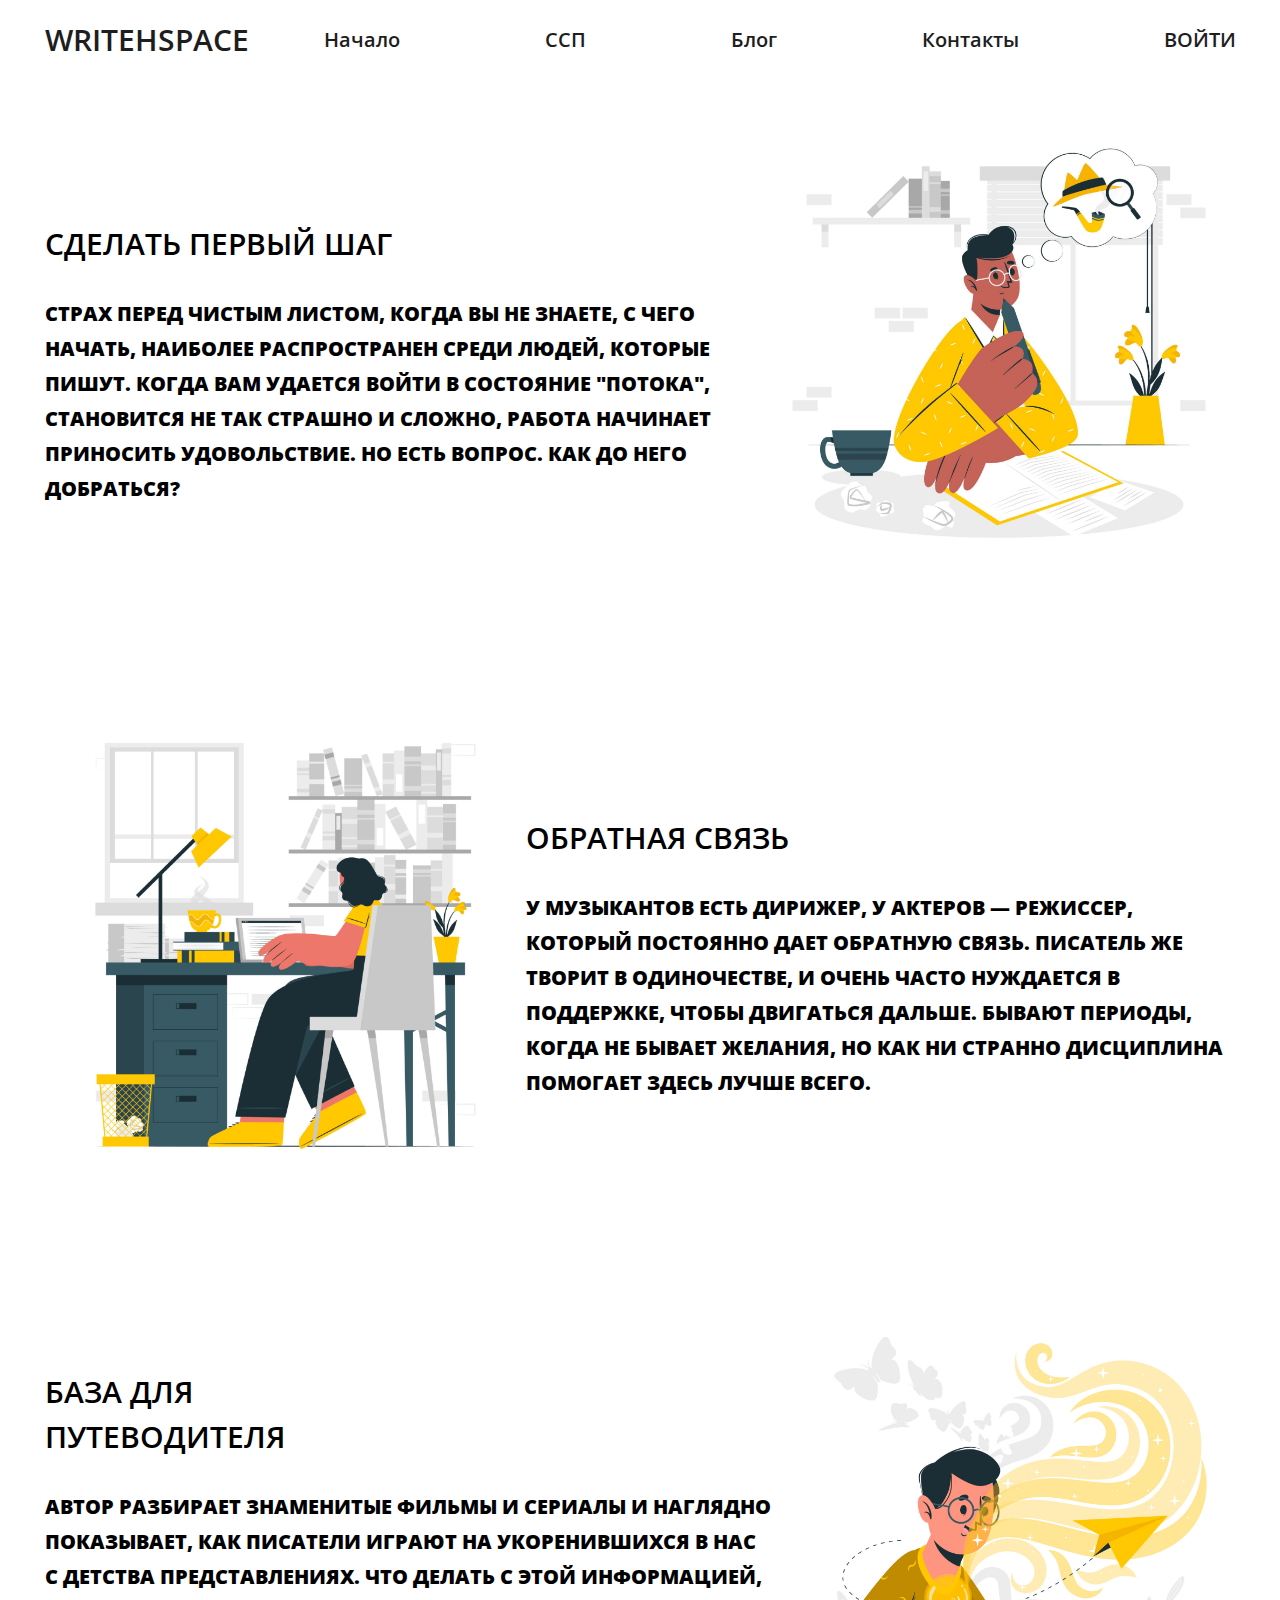
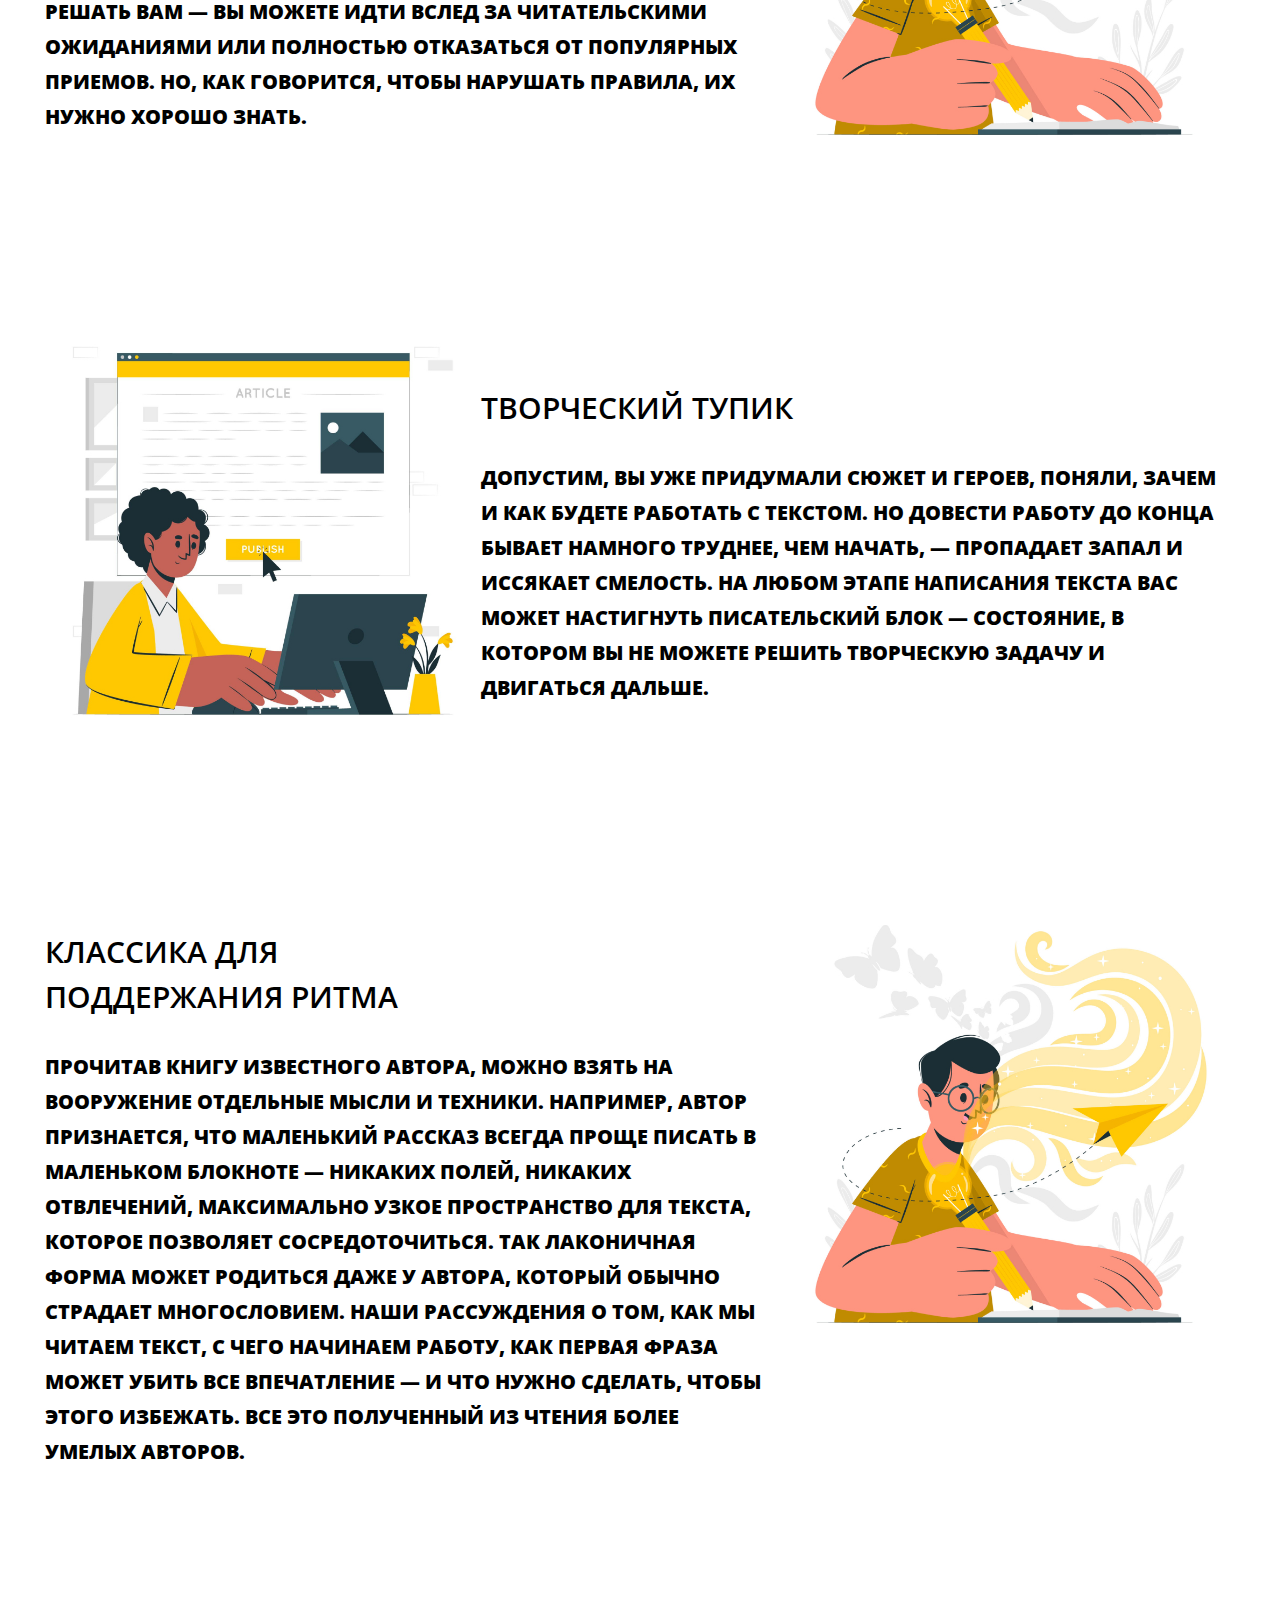
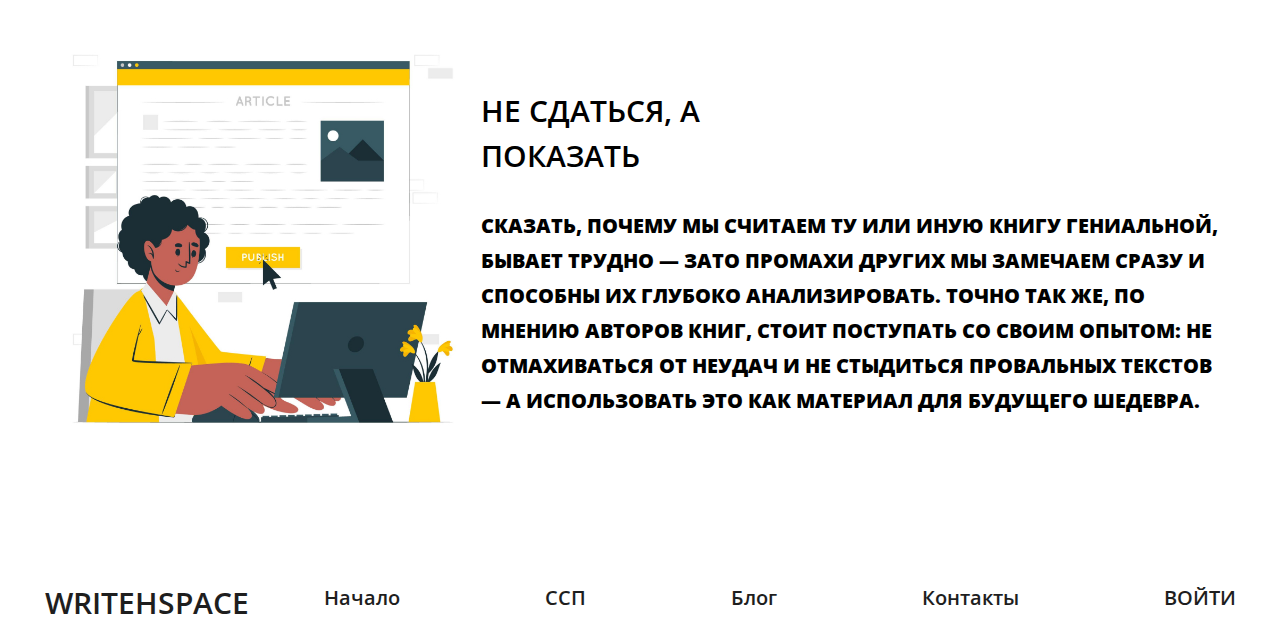
<file: index.html>
<!DOCTYPE html>
<html lang="en">
<head>
    <meta charset="UTF-8">
    <meta http-equiv="X-UA-Compatible" content="IE=edge">
    <meta name="viewport" content="width=device-width, initial-scale=1.0">
    <link rel="preconnect" href="https://fonts.googleapis.com"><link rel="preconnect" href="https://fonts.gstatic.com" crossorigin><link href="https://fonts.googleapis.com/css2?family=Open+Sans:wght@500;600&display=swap" rel="stylesheet">
    <link rel="stylesheet" href="css/normalize.css">
    <link rel="stylesheet" href="css/style.css">
    <title>Pro1</title>

</head>
<body>
    <header class="header">
        <div class="container">
            <nav class="nav">

                <a href="" class="logo">WRITEHSPACE</a>
                <ul class="menu">
                    
                    <li class="menu-item">
                        <a class="menu-link" href="index.html">Начало</a>
                    </li>

                    <li class="menu-item">
                        <a class="menu-link" href="mo1.html">ССП</a>
                    </li>

                    <li class="menu-item">
                        <a class="menu-link" href="#">Блог</a>
                    </li>

                    <li class="menu-item">
                        <a  class="menu-link" href="#">Контакты</a>
                    </li>

                    <li class="menu-item">
                        <a class="menu-link"href="#">ВОЙТИ</a>
                    </li>

                </ul>
            </nav>
        </div>
    </header>

            <section class="news">
                        <div class="container">
                            <div class="news-info">
                                <div class="news-text">

                                    <p>Сделать первый шаг</p>

                                    <b>Страх перед чистым листом, когда вы не знаете, с чего начать, наиболее распространен среди людей, которые пишут. Когда вам удается войти в состояние "потока", становится не так страшно и сложно, работа начинает приносить удовольствие. Но есть вопрос. Как до него добраться?</b>

                                </div>
                                <img class="fon-img" src="images/fon-1.jpg" alt="">
                            </div>
                        </div>
            </section>

                    <section class="news">
                        <div class="container">
                            <div class="news-info">
                                <img class="fon-img" src="images/fon-2.jpg" alt="">
                                <div class="news-text">
                                    <p>Обратная связь</p>

                                    <b>У музыкантов есть дирижер, у актеров — режиссер, который постоянно дает обратную связь. Писатель же творит в одиночестве, и очень часто нуждается в поддержке, чтобы двигаться дальше. Бывают периоды, когда не бывает желания, но как ни странно дисциплина помогает здесь лучше всего.</b>
                                </div>
                                
                            </div>
                        </div>
                    </section>

                    <section class="news">
                        <div class="container">
                            <div class="news-info">
                                <div class="news-text">
                                    <p>База для путеводителя</p>

                                    <b>Автор разбирает знаменитые фильмы и сериалы и наглядно показывает, как писатели играют на укоренившихся в нас с детства представлениях. Что делать с этой информацией, решать вам — вы можете идти вслед за читательскими ожиданиями или полностью отказаться от популярных приемов. Но, как говорится, чтобы нарушать правила, их нужно хорошо знать.</b>
                                </div>
                                <img class="fon-img" src="images/fon-3.jpg" alt="">
                            </div>
                        </div>
                    </section>

                    <section class="news">
                        <div class="container">
                            <div class="news-info">
                                <img class="fon-img" src="images/fon-4.jpg" alt="">
                                <div class="news-text">
                                    <p>творческий тупик</p>

                                    <b>Допустим, вы уже придумали сюжет и героев, поняли, зачем и как будете работать с текстом. Но довести работу до конца бывает намного труднее, чем начать, — пропадает запал и иссякает смелость. На любом этапе написания текста вас может настигнуть писательский блок — состояние, в котором вы не можете решить творческую задачу и двигаться дальше. </b>
                                </div>   
                            </div>
                        </div>
                    </section>

                    <section class="news">
                        <div class="container">
                            <div class="news-info">
                                <div class="news-text">
                                    <p>Классика для поддержания ритма</p>

                                    <b>Прочитав книгу известного автора, можно взять на вооружение отдельные мысли и техники. Например, автор признается, что маленький рассказ всегда проще писать в маленьком блокноте — никаких полей, никаких отвлечений, максимально узкое пространство для текста, которое позволяет сосредоточиться. Так лаконичная форма может родиться даже у автора, который обычно страдает многословием. Наши рассуждения о том, как мы читаем текст, с чего начинаем работу, как первая фраза может убить все впечатление — и что нужно сделать, чтобы этого избежать. Все это полученный из чтения более умелых авторов.</b>
                                    </div>
                                <img class="fon-img" src="images/fon-3.jpg" alt="">
                            </div>
                        </div>
                    </section>

                    <section class="news">
                        <div class="container">
                            <div class="news-info">
                                <img class="fon-img" src="images/fon-4.jpg" alt="">
                                <div class="news-text">
                                    <p>Не сдаться, а показать</p>

                                    <b>Сказать, почему мы считаем ту или иную книгу гениальной, бывает трудно — зато промахи других мы замечаем сразу и способны их глубоко анализировать. Точно так же, по мнению авторов книг, стоит поступать со своим опытом: не отмахиваться от неудач и не стыдиться провальных текстов — а использовать это как материал для будущего шедевра.</b>
                                </div>   
                            </div>
                        </div>
                    </section>


                </mane>

                <header class="header">
                    <div class="container">
                        <nav class="nav">
               
                            <ul class="menu">
                                
                                <a href="" class="logo">WRITEHSPACE</a>

                                <li class="menu-item">
                                    <a class="menu-link" href="index.html">Начало</a>
                                </li>
            
                                <li class="menu-item">
                                    <a class="menu-link" href="mo1.html">ССП</a>
                                </li>
            
                                <li class="menu-item">
                                    <a class="menu-link" href="#">Блог</a>
                                </li>
            
                                <li class="menu-item">
                                    <a  class="menu-link" href="#">Контакты</a>
                                </li>
            
                                <li class="menu-item">
                                    <a class="menu-link"href="#">ВОЙТИ</a>
                                </li>
            
                            </ul>
                        </nav> 
                    </div>
                </header>
            

          
</body>
</html>
</file>
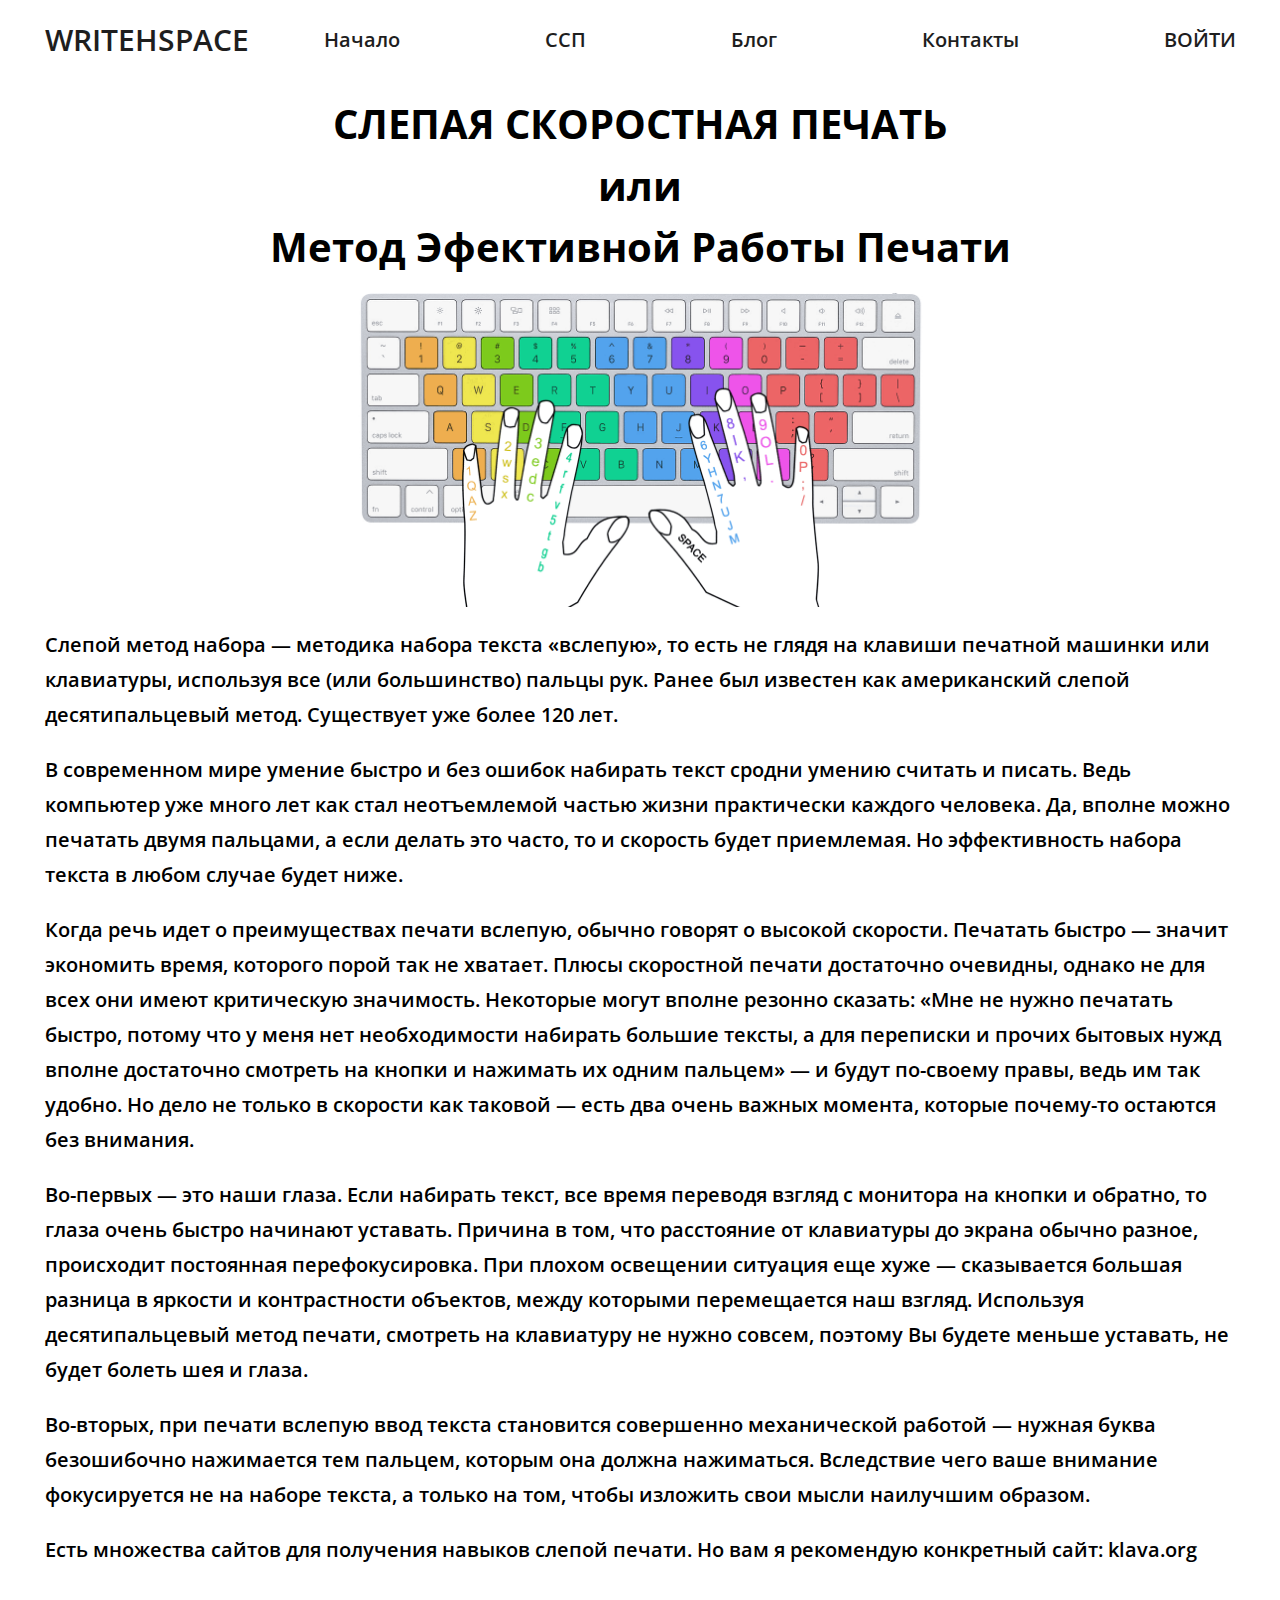
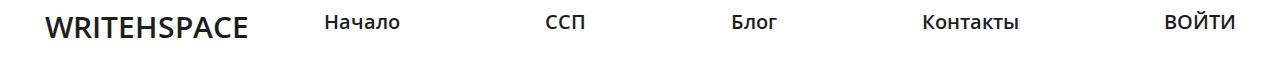
<file: mo1.html>
<!DOCTYPE html>
<html lang="en">
<head>
    <meta charset="UTF-8">
    <meta http-equiv="X-UA-Compatible" content="IE=edge">
    <meta name="viewport" content="width=device-width, initial-scale=1.0">
    <link rel="preconnect" href="https://fonts.googleapis.com"><link rel="preconnect" href="https://fonts.gstatic.com" crossorigin><link href="https://fonts.googleapis.com/css2?family=Open+Sans:wght@500;600&display=swap" rel="stylesheet">
    <link rel="stylesheet" href="css/normalize.css">
    <link rel="stylesheet" href="css/style.css">
    <title>Pro1</title>

</head>
<body>
    <header class="header">
        <div class="container">
            <nav class="nav">

                <a href="" class="logo">WRITEHSPACE</a>
                <ul class="menu">
                    
                
                    <li class="menu-item">
                        <a class="menu-link" href="index.html">Начало</a>
                    </li>

                    <li class="menu-item">
                        <a class="menu-link" href="mo1.html">ССП</a>
                    </li>

                    <li class="menu-item">
                        <a class="menu-link" href="#">Блог</a>
                    </li>

                    <li class="menu-item">
                        <a  class="menu-link" href="#">Контакты</a>
                    </li>

                    <li class="menu-item">
                        <a class="menu-link"href="#">ВОЙТИ</a>
                    </li>

                </ul>
            </nav>
        </div>
    </header>

    <main>
        <selection class="new">
            <div class="container">
                <h1 class="title">Слепая Скоростная Печать</h1> 
                <h1>или</h1> 
                <h1>Метод Эфективной Работы Печати</h1>
                 <img class="tou-img" src="images/touch-typing.png" alt="">
                 <p>Слепой метод набора — методика набора текста «вслепую», то есть не глядя на клавиши печатной машинки или клавиатуры, используя все (или большинство) пальцы рук. Ранее был известен как американский слепой десятипальцевый метод. Существует уже более 120 лет.

                     <p> В современном мире умение быстро и без ошибок набирать текст сродни умению считать и писать. Ведь компьютер уже много лет как стал неотъемлемой частью жизни практически каждого человека. Да, вполне можно печатать двумя пальцами, а если делать это часто, то и скорость будет приемлемая. Но эффективность набора текста в любом случае будет ниже.</p>
                    
                    <P>  Когда речь идет о преимуществах печати вслепую, обычно говорят о высокой скорости. Печатать быстро — значит экономить время, которого порой так не хватает. Плюсы скоростной печати достаточно очевидны, однако не для всех они имеют критическую значимость. Некоторые могут вполне резонно сказать: «Мне не нужно печатать быстро, потому что у меня нет необходимости набирать большие тексты, а для переписки и прочих бытовых нужд вполне достаточно смотреть на кнопки и нажимать их одним пальцем» — и будут по-своему правы, ведь им так удобно. Но дело не только в скорости как таковой — есть два очень важных момента, которые почему-то остаются без внимания.</P>
                    
                      <p> Во-первых — это наши глаза. Если набирать текст, все время переводя взгляд с монитора на кнопки и обратно, то глаза очень быстро начинают уставать. Причина в том, что расстояние от клавиатуры до экрана обычно разное, происходит постоянная перефокусировка. При плохом освещении ситуация еще хуже — сказывается большая разница в яркости и контрастности объектов, между которыми перемещается наш взгляд.
                          Используя десятипальцевый метод печати, смотреть на клавиатуру не нужно совсем, поэтому Вы будете меньше уставать, не будет болеть шея и глаза.</P>
                    

                     <p> Во-вторых, при печати вслепую ввод текста становится совершенно механической работой — нужная буква безошибочно нажимается тем пальцем, которым она должна нажиматься. Вследствие чего ваше внимание фокусируется не на наборе текста, а только на том, чтобы изложить свои мысли наилучшим образом.</p>
                     <p>Есть множества сайтов для получения навыков слепой печати.
                          Но вам я рекомендую конкретный сайт: <a href="https://klava.org/delta/#eng_speed">klava.org</a>
                        </p>
                         
            </div>
        </selection>
    </main>
        
                <header class="header">
                    <div class="container">
                        <nav class="nav">
               
                            <ul class="menu">
                                
                                <a href="" class="logo">WRITEHSPACE</a>

                                <li class="menu-item">
                                    <a class="menu-link" href="index.html">Начало</a>
                                </li>
            
                                <li class="menu-item">
                                    <a class="menu-link" href="mo1.html">ССП</a>
                                </li>
            
                                <li class="menu-item">
                                    <a class="menu-link" href="#">Блог</a>
                                </li>
            
                                <li class="menu-item">
                                    <a  class="menu-link" href="#">Контакты</a>
                                </li>
            
                                <li class="menu-item">
                                    <a class="menu-link"href="#">ВОЙТИ</a>
                                </li>
            
                            </ul>
                        </nav> 
                    </div>
                </header>
               
</body>
</html>
</file>
<file: css/style.css>
a{
    text-decoration:none;
    color: inherit;
}

ul{
    padding: 0;
    margin: 0;
    list-style: none;
}

body{
    font-family: 'Open Sans', sans-serif;
    font-size: 20px;
    line-height: 35px;
    font-weight: 600;
}
.header{
    background-color: none;
    padding: 17px 0 17px;
    color: #1E1E1E;
}

.container{
    max-width: 1300px;
    margin: 0 auto;
    padding: 0 45px;
   
}

.nav{
    display: flex;
    justify-content: space-between;
    align-items: center;
}

.menu{
    display: flex;
}

.menu-item{
    padding-right: 145px;
}

.logo{
    font-size: 30px;
    line-height: 45px;
    padding-right: 75px;
}

.menu-link{
    font-size: 20px;
    line-height: 30px;
}

.news{
    padding: 44px 0 100px;
}

.news-info{
    display: flex;
}

.news-text{
    text-transform: uppercase;
    margin: auto;
    font-size: 20px;
    line-height: 35px;
   
}

.title{
    text-transform: uppercase;
    text-align: center;
}
.news-text p{
    max-width: 362px;
    font-weight: 600px;
    font-size: 30px;
    line-height: 45px;
  
}

h1{
    text-align: center;
}

.news-text b{
    max-width: 530px;
    font-weight: 600px;
}

.fon-img{
   width: 50%;
   height: 450px;
}

.tou-img{
    width: 50%;
    display: block;
    margin: auto;
}

@media(max-width:420px){
    
    .header{
        padding: 20px 0;
        flex-direction: column;
    }

    .logo{
        padding-right: 30px;
    }

    .menu{ 
    text-transform: uppercase;
    flex-direction: column;
    text-align: end;
    }

    .news{
        padding: 20px 0 30px;
    }

    .container{
        padding: 0 20px;

    }

    .fon-img{
        display:none;
    }

    .tou-img{
    
        max-width: 50%;

    }

    .news-text p{
        padding: 0 0 5px;
    }

    .news-text p,
    .news-text b{
        max-width:100%;
    }
}
</file>
